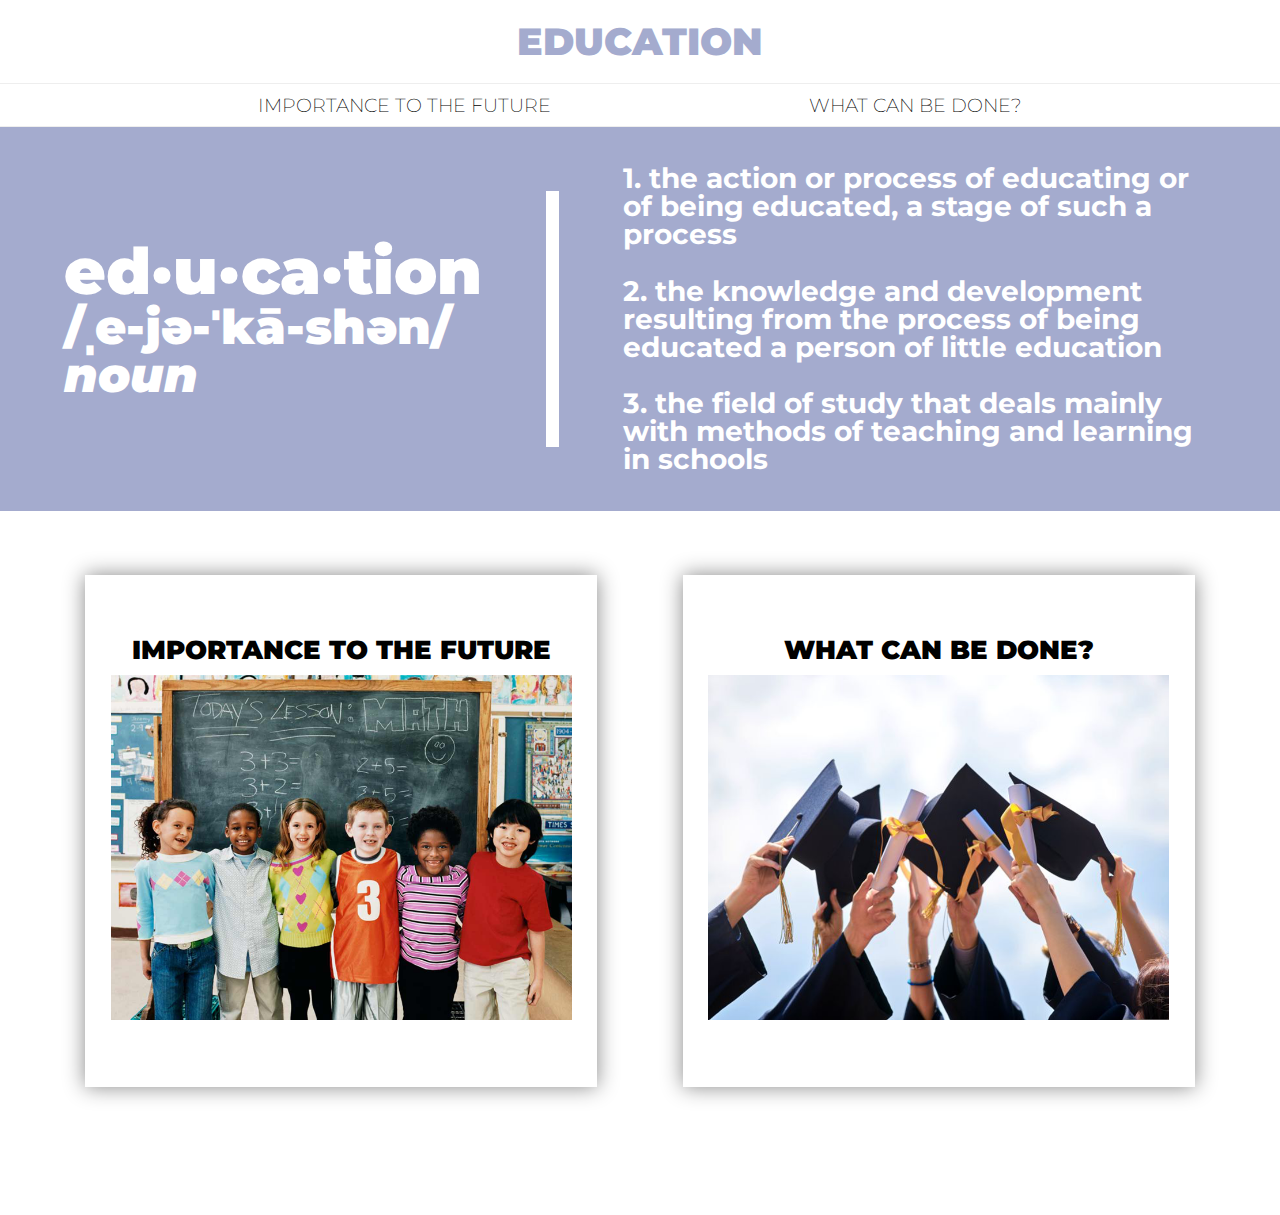
<file: index.html>
<!DOCTYPE html>
<html lang="en" dir="ltr">
  <head>
    <meta charset="utf-8">
    <title></title>
    <link rel="stylesheet" href="style.css">
    <style>
    </style>
    <link rel="preconnect" href="https://fonts.gstatic.com">
    <link href="https://fonts.googleapis.com/css2?family=Montserrat:ital,wght@0,100;0,200;0,300;0,400;0,500;0,600;0,700;0,800;0,900;1,100;1,200;1,300;1,400;1,500;1,600;1,700;1,800;1,900&display=swap" rel="stylesheet">
  </head>
  <body>
    <div class="header">
      <div class="logo">
        <a href="./index.html">EDUCATION</a>
      </div>
    </div>
    <div class="menuBar">
      <div class="menuitem1">
        <a href="./importance.html">IMPORTANCE TO THE FUTURE</a>
      </div>
      <div class="menuitem2">
        <a href="./forward.html">WHAT CAN BE DONE?</a>
      </div>
    </div>
    <div class="educationBox">
      <div class="wordContainer">
        <h1 class="word">ed·u·ca·tion</h1>
        <h1 class="pronunciation">/ˌe-jə-ˈkā-shən/</h1>
        <h1 class="partOfSpeech">noun</h1>
      </div>
      <div class="dividerContainer">
        <div class="divider">
        </div>
      </div>
      <div class="defContainer">
        <p class="definition">1. the action or process of educating or of
          being educated, a stage of such a process
          <br><br>
          2. the knowledge and development resulting
          from the process of being educated a person
          of little education
          <br><br>
          3. the field of study that deals mainly with
          methods of teaching and learning in schools</p>
      </div>
    </div>
    <div class="articles">
      <div class="article1Container">
        <a href="./importance.html">IMPORTANCE TO THE FUTURE<img src="articleimage1.png"></a>
      </div>
      <div class="article2Container">
        <a href="./forward.html">WHAT CAN BE DONE?<img src="articleimage2.png"></a>
        
      </div>
    </div>
  </body>
</html>
</file>
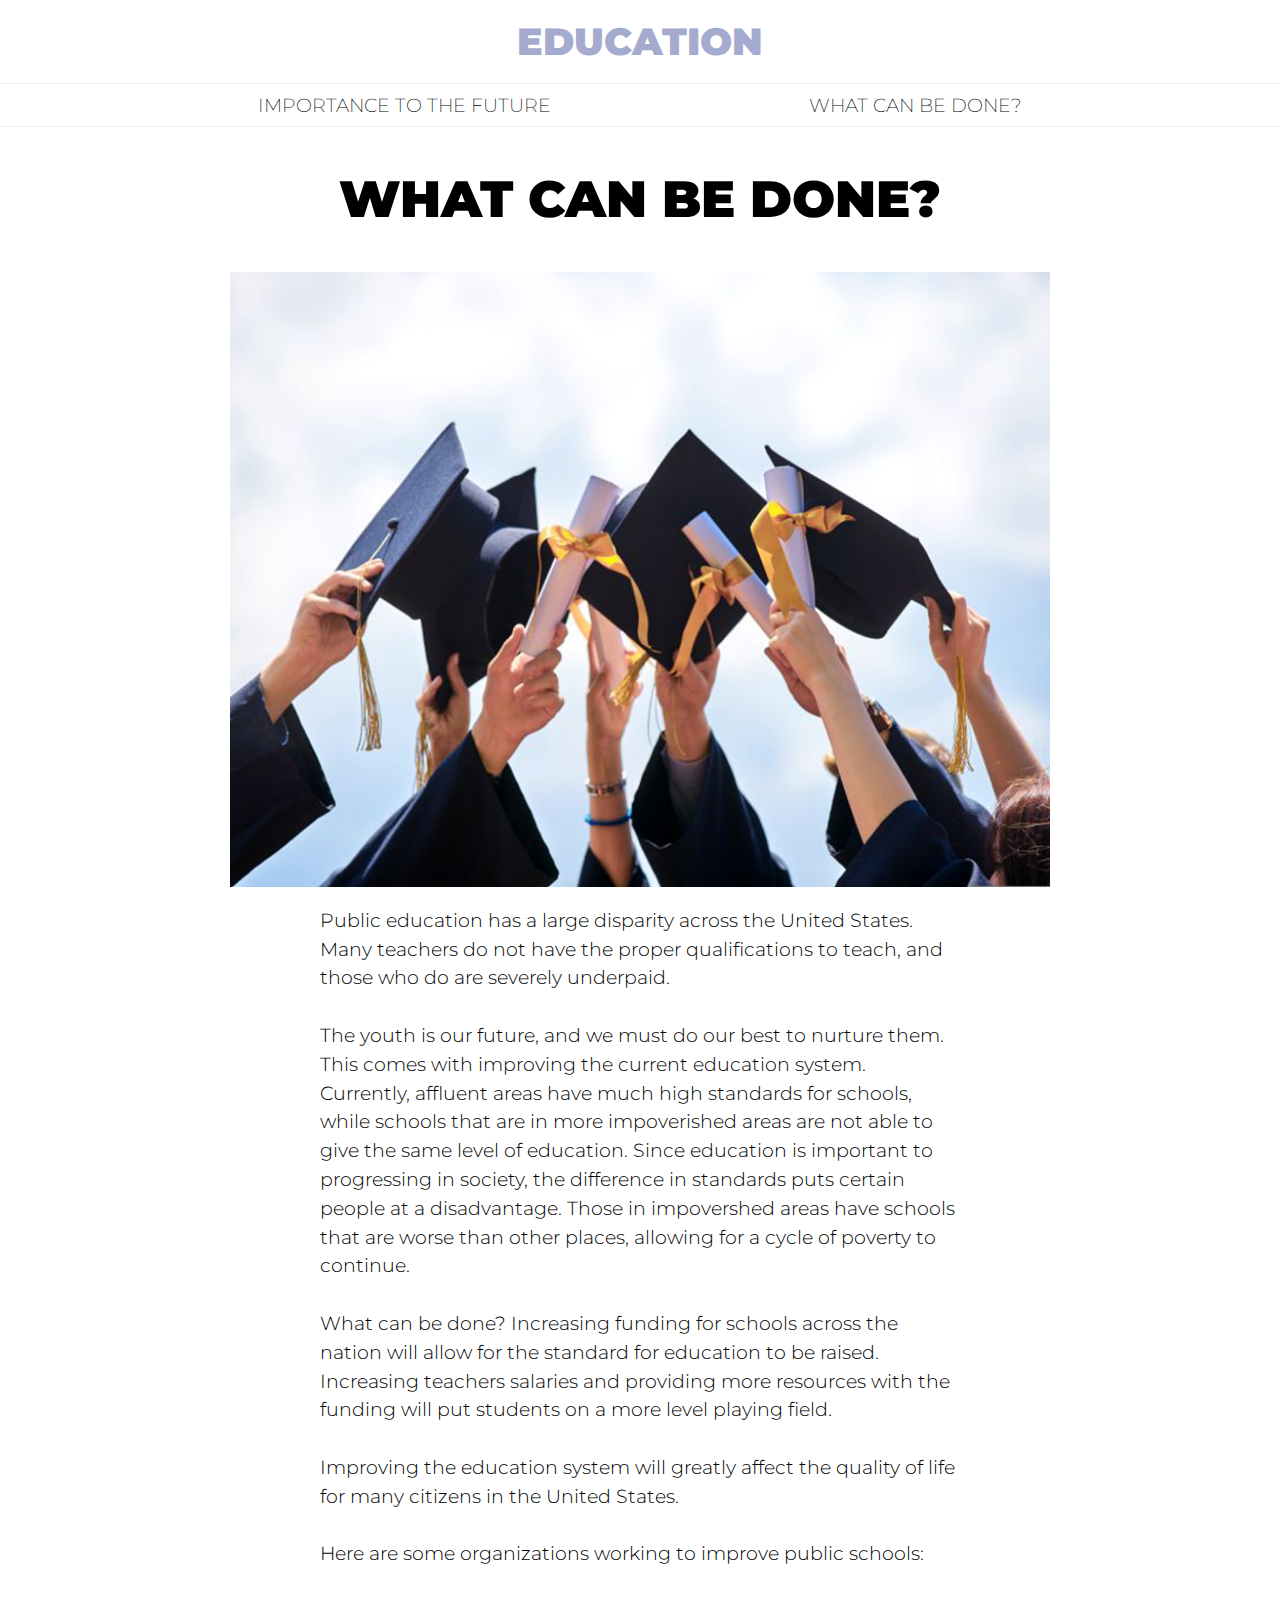
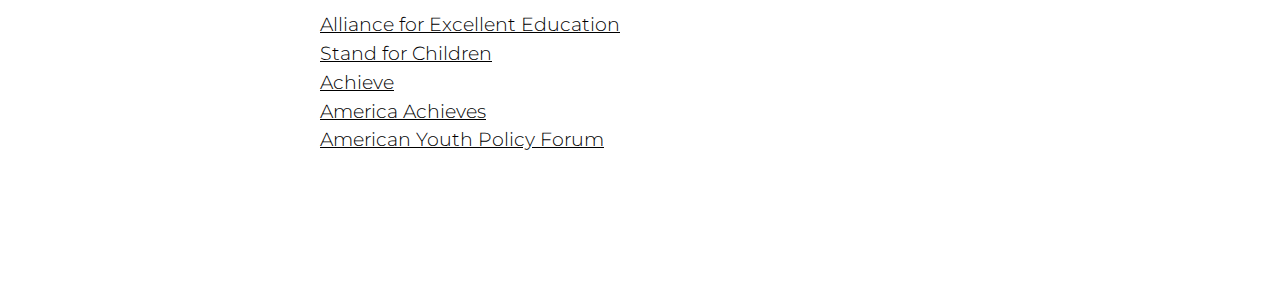
<file: forward.html>
<!DOCTYPE html>
<html lang="en" dir="ltr">
  <head>
    <meta charset="utf-8">
    <title></title>
    <link rel="stylesheet" href="style.css">
    <style>
    </style>
    <link rel="preconnect" href="https://fonts.gstatic.com">
    <link href="https://fonts.googleapis.com/css2?family=Montserrat:ital,wght@0,100;0,200;0,300;0,400;0,500;0,600;0,700;0,800;0,900;1,100;1,200;1,300;1,400;1,500;1,600;1,700;1,800;1,900&display=swap" rel="stylesheet">
  </head>
  <body>
    <div class="header">
      <div class="logo">
        <a href="./index.html">EDUCATION</a>
      </div>
    </div>
    <div class="menuBar">
      <div class="menuitem1">
        <a href="./importance.html">IMPORTANCE TO THE FUTURE</a>
      </div>
      <div class="menuitem2">
        <a href="./forward.html">WHAT CAN BE DONE?</a>
      </div>
    </div>
    <div class="contentContainer">
      <h1 class="contentTitle">WHAT CAN BE DONE?</h1>
      <img src="articleimage2.png">
      <p class="contentText">Public education has a large disparity across the United States. Many teachers do not have the proper qualifications to teach, and those who do are severely underpaid.<br> <br>

The youth is our future, and we must do our best to nurture them. This comes with improving the current education system. Currently, affluent areas have much high standards for schools, while schools that are in more impoverished areas are not able to give the same level of education. Since education is important to progressing in society, the difference in standards puts certain people at a disadvantage. Those in impovershed areas have schools that are worse than other places, allowing for a cycle of poverty to continue.<br> <br>

What can be done? Increasing funding for schools across the nation will allow for the standard for education to be raised. Increasing teachers salaries and providing more resources with the funding will put students on a more level playing field.<br> <br>

Improving the education system will greatly affect the quality of life for many citizens in the United States.<br> <br>

Here are some organizations working to improve public schools:
      </p>
      <a href="https://all4ed.org/">Alliance for Excellent Education</a>
      <a href="http://stand.org/">Stand for Children</a>
      <a href="https://www.achieve.org/">Achieve</a>
      <a href="https://americaachieves.org/">America Achieves</a>
      <a href="https://www.aypf.org/">American Youth Policy Forum</a>
    </div>
  </body>
</html>
</file>
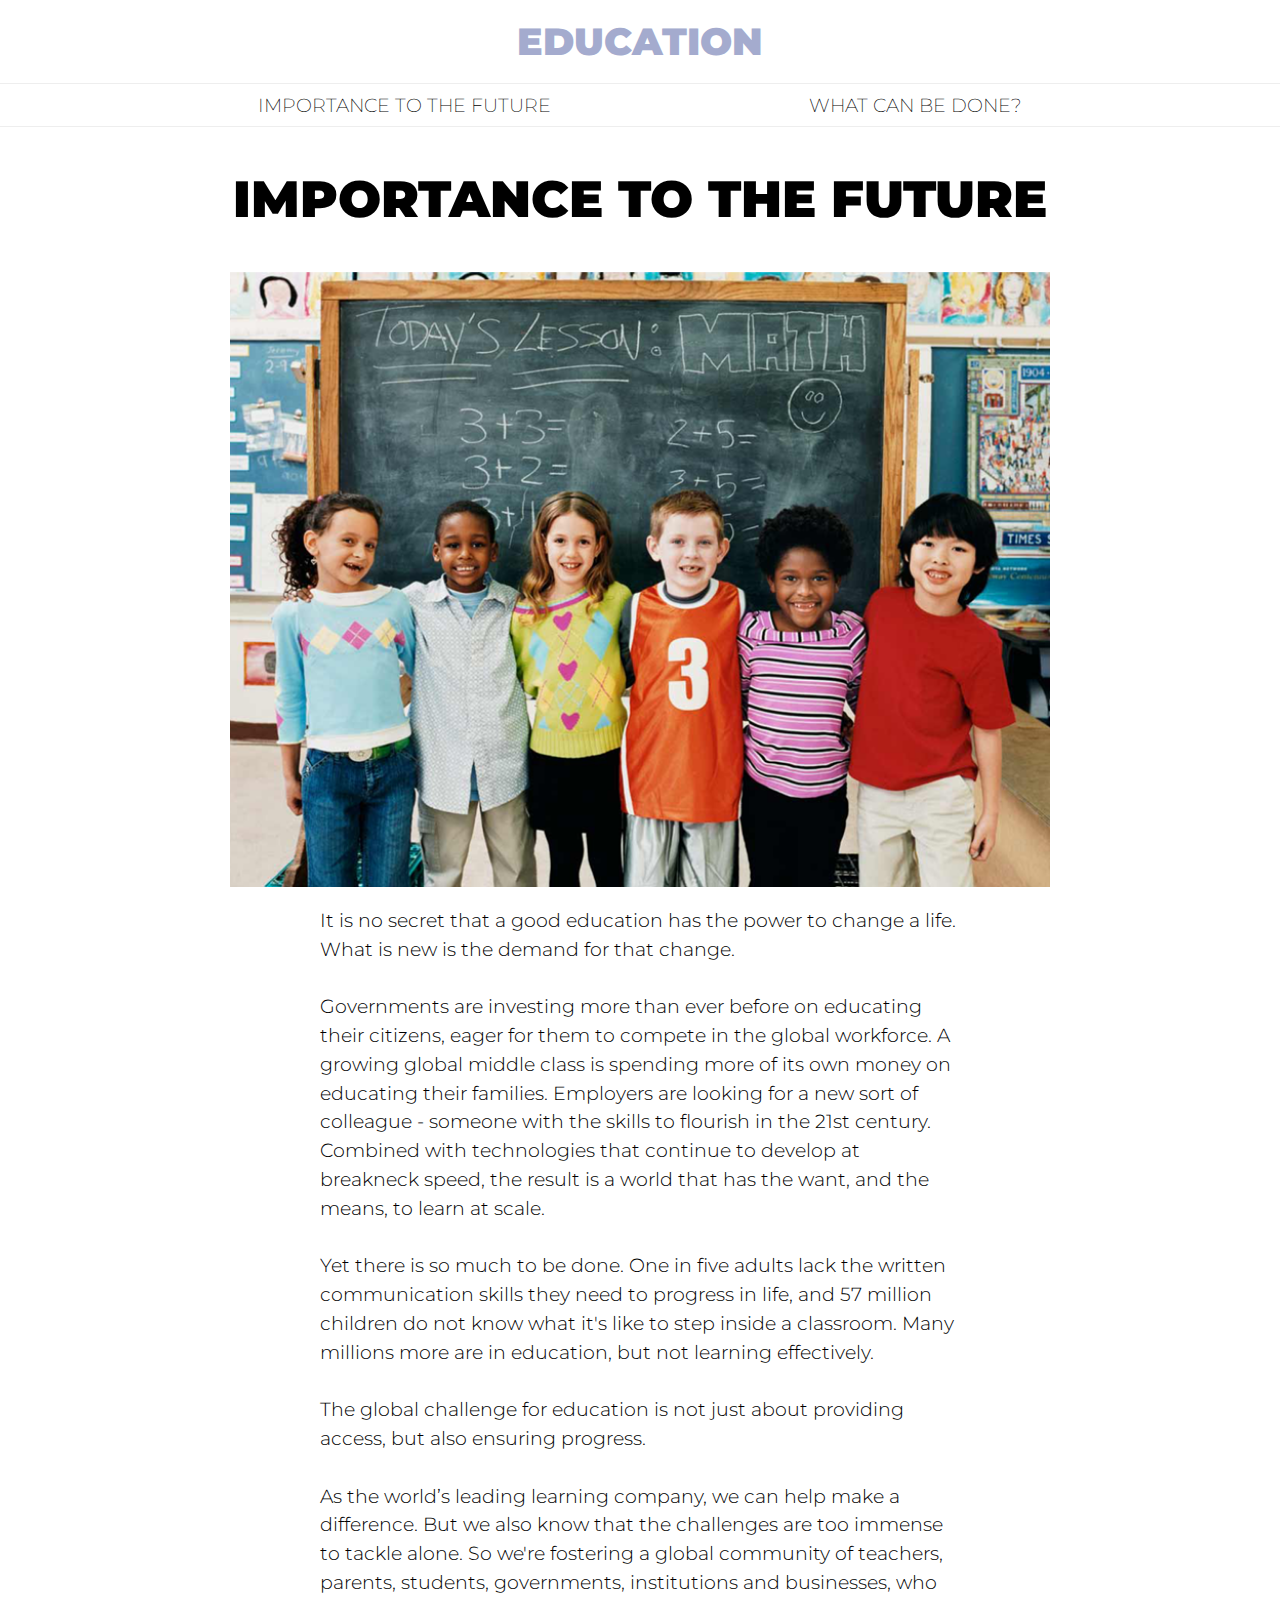
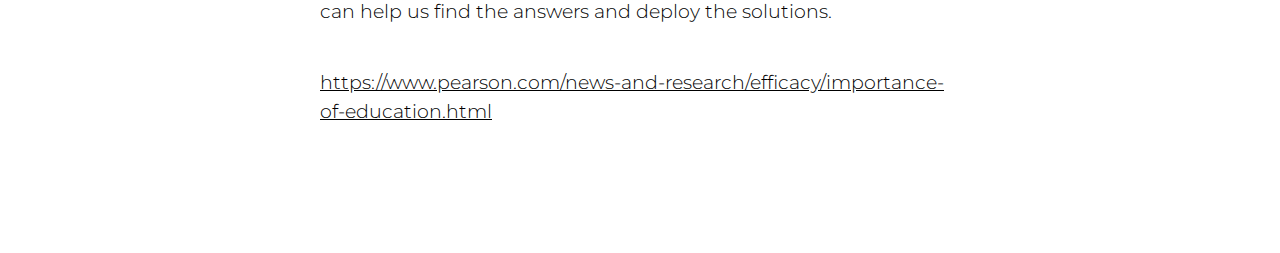
<file: importance.html>
<!DOCTYPE html>
<html lang="en" dir="ltr">
  <head>
    <meta charset="utf-8">
    <title></title>
    <link rel="stylesheet" href="style.css">
    <style>
    </style>
    <link rel="preconnect" href="https://fonts.gstatic.com">
    <link href="https://fonts.googleapis.com/css2?family=Montserrat:ital,wght@0,100;0,200;0,300;0,400;0,500;0,600;0,700;0,800;0,900;1,100;1,200;1,300;1,400;1,500;1,600;1,700;1,800;1,900&display=swap" rel="stylesheet">
  </head>
  <body>
    <div class="header">
      <div class="logo">
        <a href="./index.html">EDUCATION</a>
      </div>
    </div>
    <div class="menuBar">
      <div class="menuitem1">
        <a href="./importance.html">IMPORTANCE TO THE FUTURE</a>
      </div>
      <div class="menuitem2">
        <a href="./forward.html">WHAT CAN BE DONE?</a>
      </div>
    </div>
    <div class="contentContainer">
      <h1 class="contentTitle">IMPORTANCE TO THE FUTURE</h1>
      <img src="articleimage1.png">
      <p class="contentText">It is no secret that a good education has the power to change a life. What is new is the demand for that change.<br> <br>

Governments are investing more than ever before on educating their citizens, eager for them to compete in the global workforce. A growing global middle class is spending more of its own money on educating their families. Employers are looking for a new sort of colleague - someone with the skills to flourish in the 21st century. Combined with technologies that continue to develop at breakneck speed, the result is a world that has the want, and the means, to learn at scale.<br> <br>

Yet there is so much to be done. One in five adults lack the written communication skills they need to progress in life, and 57 million children do not know what it's like to step inside a classroom. Many millions more are in education, but not learning effectively.<br> <br>

The global challenge for education is not just about providing access, but also ensuring progress.<br> <br>

As the world’s leading learning company, we can help make a difference. But we also know that the challenges are too immense to tackle alone. So we're fostering a global community of teachers, parents, students, governments, institutions and businesses, who can help us find the answers and deploy the solutions.</p>
      <a href="https://www.pearson.com/news-and-research/efficacy/importance-of-education.html">https://www.pearson.com/news-and-research/efficacy/importance-of-education.html</a>
    </div>
  </body>
</html>
</file>
<file: style.css>
body {
    font-family: 'Montserrat', sans-serif;
    font-size: 3vw;
    line-height: 1.5;
    font-weight: 500;
    color: #000000;
    margin: 0;
}

.header {
    padding: 1vw;
    background-color: #ffffff;
    align-items: center;
    border-bottom: solid 1px #eeeeee;
}

.logo{
    font-size: 3vw;
    font-weight: 900;
    text-align: center;
    color: #A4ABCE;
}
.logo a{
    color: #A4ABCE;
    text-decoration: none;
    padding: 5px;
    border-radius: 3px;
}
.logo a:hover {
    background-color: #eeeeee;
    color: #A4ABCE;
}

.menuBar {
    padding: 0.5vw;
    background-color: #ffffff;
    align-items: center;
    border-bottom: solid 1px #eeeeee;
    flex-direction: row;
    display: flex;
    justify-content: space-evenly;
}

.menuitem1{
    font-size: 1.5vw;
    font-weight: 200;
    color: #000000;
}
.menuitem1 a{
    color: #000000;
    text-decoration: none;
    padding: 5px;
    border-radius: 3px;
}
.menuitem1 a:hover {
    color: #A4ABCE;
}
.menuitem2{
    font-size: 1.5vw;
    font-weight: 200;
    color: #000000;
}
.menuitem2 a{
    color: #000000;
    text-decoration: none;
    padding: 5px;
    border-radius: 3px;
}
.menuitem2 a:hover {
    color: #A4ABCE;
}
.educationBox {
    padding-top: 5%;
    padding-bottom: 5%;
    width: 100%;
    height: 20vw;
    background-color: #A4ABCE;
    flex-direction: row;
    display: flex;
    justify-content: space-evenly;
    align-items: center;
}
.wordContainer{
    padding-left: 5%;
    padding-right: 0%;
    display: flex;
    flex-direction: column;
    height: 100%;
    justify-content: center;
}
h1.word {
    font-size: 5vw;
    font-weight: 900;
    line-height: 1;
    color: #FFFFFF;
    margin: 0;
}
h1.pronunciation {
    font-size: 3.75vw;
    font-weight: 900;
    line-height: 1;
    color: #FFFFFF;
    margin: 0;
}
h1.partOfSpeech {
    font-size: 3.75vw;
    font-weight: 900;
    line-height: 1;
    color: #FFFFFF;
    font-style: italic;
    margin: 0;
}
.dividerContainer{
    padding-left: 5%;
    padding-right: 5%;
    height: 100%;
}
.divider{
    background-color: #FFFFFF;
    width: 1vw;
    height: 100%;
}
.defContainer {
    padding-left: 0%;
    padding-right: 5%;
    display: flex;
    flex-direction: column;
    height: 100%;
    justify-content: center;
}
p.definition {
    font-size: 2.2vw;
    font-weight: 700;
    line-height: 1;
    color: #FFFFFF;
    margin: 0;
}
.articles{
    padding-top: 5%;
    padding-bottom: 10%;
    flex-direction: row;
    display: flex;
    justify-content: space-evenly;
}
.article1Container{
    font-size: 2vw;
    font-weight: 900;
    width: 40vw;
    height: 40vw;
    box-shadow: 0px 0px 20px #888888;
    text-align: center;
    display: flex;
    justify-content: space-evenly;
    align-items: center;

}
.article1Container a{
    color: #000000;
    text-decoration: none;

}

.article1Container img{
    padding-top: 1%;
    width: 36vw;
    height: 27vw;

}

.article2Container{
    font-size: 2vw;
    font-weight: 900;
    width: 40vw;
    height: 40vw;
    box-shadow: 0px 0px 20px #888888;
    text-align: center;
    display: flex;
    justify-content: space-evenly;
    align-items: center;
}
.article2Container a{
    color: #000000;
    text-decoration: none;
}
.article2Container img{
    padding-top: 1%;
    width: 36vw;
    height: 27vw;

}

.contentContainer{
    margin-left: auto;
    margin-right: auto;
    width: 90vw;
    display: flex;
    flex-direction: column;
    align-items: center;
    padding-bottom: 10%;
}
.contentContainer img{
    width: 64vw;
    height: 48vw;
}

h1.contentTitle {
    font-weight: 900;
    font-size: 4vw;
    text-align: center;
}
p.contentText {
    width: 50vw;
    font-weight: 300;
    color: #000000;
    font-size: 1.5vw;
    padding-bottom: 2%;
}
.contentContainer a{
    width: 50vw;
    font-weight: 300;
    color: #000000;
    font-size: 1.5vw;
}
</file>
